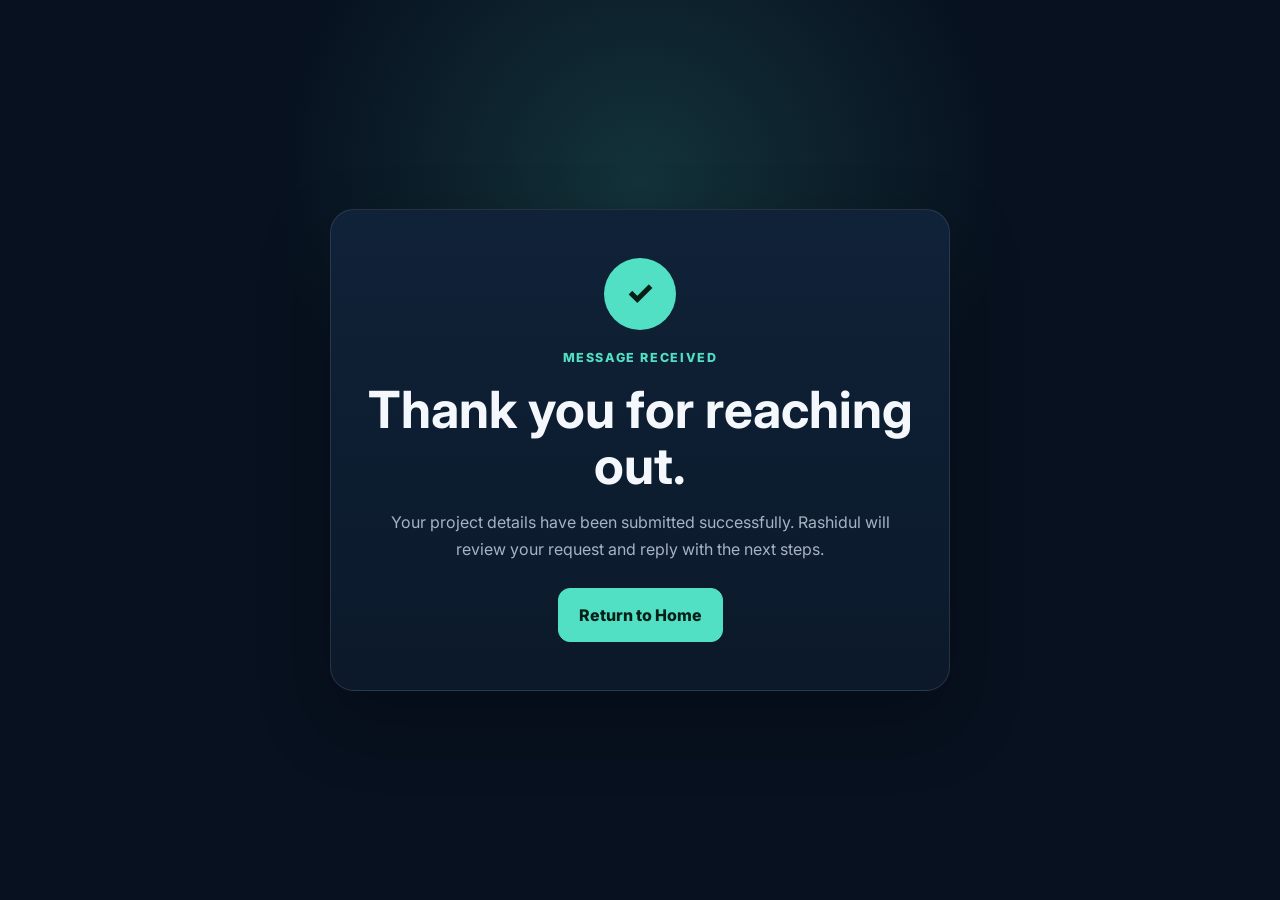
<file: success.html>
<!DOCTYPE html><html lang="en"><head><meta charset="UTF-8"><meta name="viewport" content="width=device-width,initial-scale=1"><meta name="robots" content="noindex"><title>Thank You | LeadGen Grow</title><link rel="preconnect" href="https://fonts.googleapis.com"><link rel="preconnect" href="https://fonts.gstatic.com" crossorigin><link href="https://fonts.googleapis.com/css2?family=Inter:wght@400;600;700;800&display=swap" rel="stylesheet"><link rel="icon" href="assets/favicon.svg" type="image/svg+xml"><link rel="stylesheet" href="styles.css"></head><body><main class="success-page"><section class="success-card"><div class="success-icon">✓</div><p class="eyebrow">MESSAGE RECEIVED</p><h1>Thank you for reaching out.</h1><p>Your project details have been submitted successfully. Rashidul will review your request and reply with the next steps.</p><a class="btn primary" href="index.html">Return to Home</a></section></main></body></html>
</file>
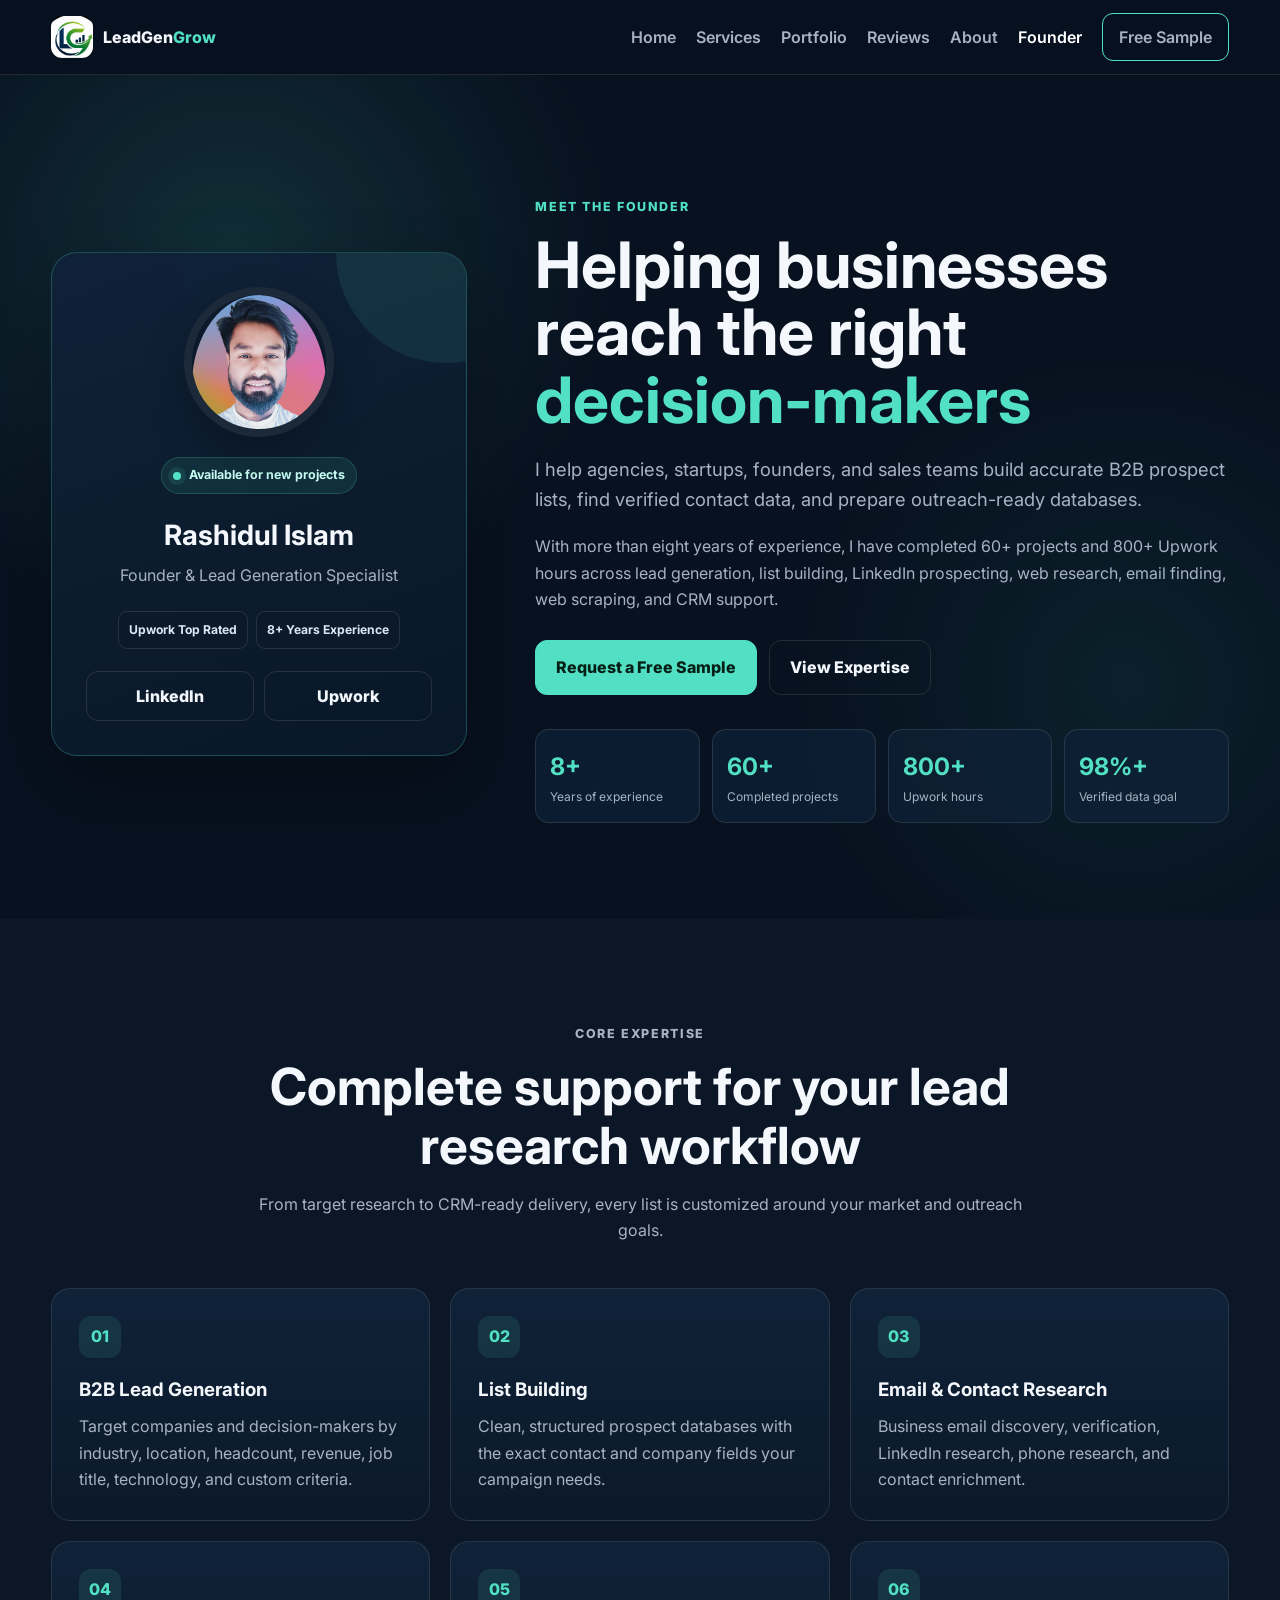
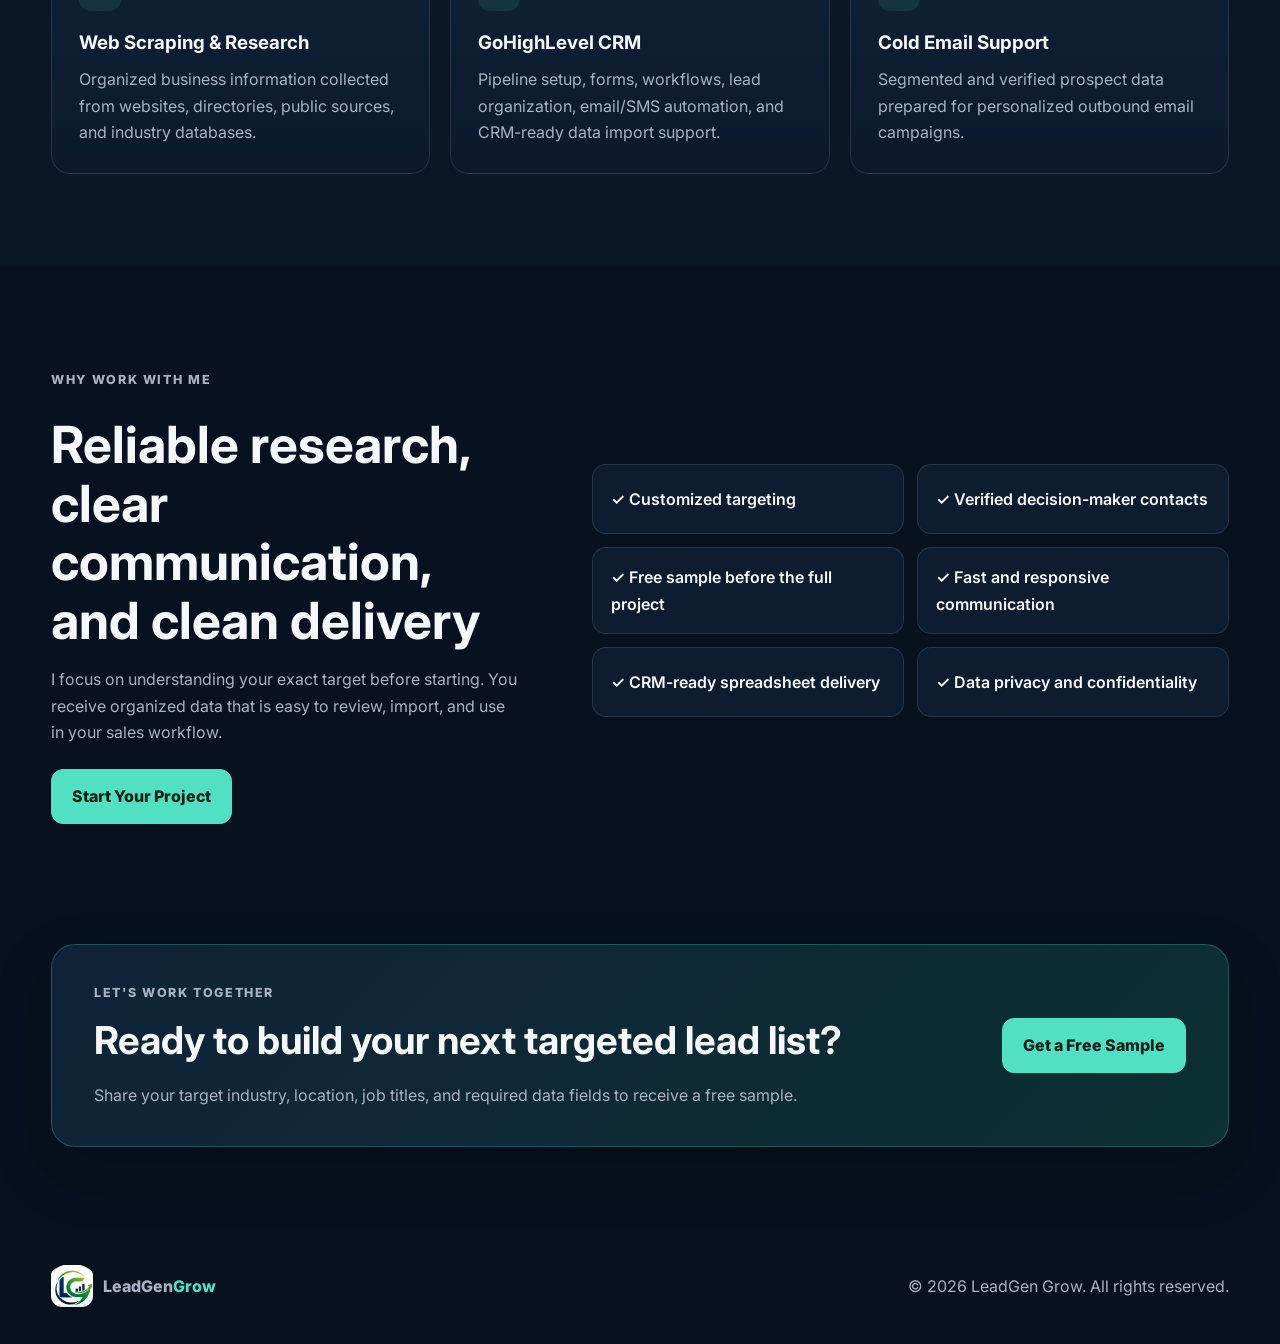
<file: team.html>
<!DOCTYPE html>
<html lang="en">
<head>
  <meta charset="UTF-8">
  <meta name="viewport" content="width=device-width, initial-scale=1.0">
  <meta name="description" content="Meet Rashidul Islam, founder of LeadGen Grow and an experienced B2B lead generation specialist.">
  <title>Meet the Founder | LeadGen Grow</title>
  <link rel="preconnect" href="https://fonts.googleapis.com">
  <link rel="preconnect" href="https://fonts.gstatic.com" crossorigin>
  <link href="https://fonts.googleapis.com/css2?family=Inter:wght@400;500;600;700;800&display=swap" rel="stylesheet">
  <meta name="theme-color" content="#07111f">
  <link rel="icon" href="assets/favicon.svg" type="image/svg+xml">
  <link rel="stylesheet" href="styles.css">
</head>
<body>
  <div class="scroll-progress"><span></span></div>
  <header class="header">
    <div class="container nav-wrap">
      <a class="logo" href="index.html#home"><img src="assets/leadgengrow-logo-icon.png" alt="LeadGen Grow"><span>LeadGen<em>Grow</em></span></a>
      <button class="menu-btn" aria-label="Open menu" aria-expanded="false">☰</button>
      <nav class="nav">
        <a href="index.html#home">Home</a><a href="index.html#services">Services</a><a href="index.html#portfolio">Portfolio</a><a href="index.html#testimonials">Reviews</a><a href="index.html#about">About</a><a class="active" href="team.html">Founder</a><a class="nav-cta" href="index.html#contact">Free Sample</a>
      </nav>
    </div>
  </header>

  <main>
    <section class="founder-hero">
      <div class="container founder-hero-grid">
        <div class="founder-profile-card">
          <div class="founder-avatar"><img src="assets/rashidul-photo.png" alt="Rashidul Islam, Founder of LeadGen Grow"></div>
          <div class="founder-status"><span></span> Available for new projects</div>
          <h2>Rashidul Islam</h2>
          <p>Founder & Lead Generation Specialist</p>
          <div class="founder-badges"><span>Upwork Top Rated</span><span>8+ Years Experience</span></div>
          <div class="founder-socials">
            <a class="btn secondary" href="https://www.linkedin.com/in/rashidul-islam-53216623a/" target="_blank" rel="noopener">LinkedIn</a>
            <a class="btn secondary" href="https://upwork.com/freelancers/leadgeneratorpro/" target="_blank" rel="noopener">Upwork</a>
          </div>
        </div>

        <div class="founder-copy">
          <p class="eyebrow">MEET THE FOUNDER</p>
          <h1>Helping businesses reach the right <span>decision-makers</span></h1>
          <p class="lead">I help agencies, startups, founders, and sales teams build accurate B2B prospect lists, find verified contact data, and prepare outreach-ready databases.</p>
          <p>With more than eight years of experience, I have completed 60+ projects and 800+ Upwork hours across lead generation, list building, LinkedIn prospecting, web research, email finding, web scraping, and CRM support.</p>
          <div class="founder-actions"><a class="btn primary" href="index.html#contact">Request a Free Sample</a><a class="btn secondary" href="#expertise">View Expertise</a></div>
          <div class="founder-stats">
            <div><strong>8+</strong><span>Years of experience</span></div>
            <div><strong>60+</strong><span>Completed projects</span></div>
            <div><strong>800+</strong><span>Upwork hours</span></div>
            <div><strong>98%+</strong><span>Verified data goal</span></div>
          </div>
        </div>
      </div>
    </section>

    <section class="section alt" id="expertise">
      <div class="container">
        <div class="section-heading"><p class="eyebrow">CORE EXPERTISE</p><h2>Complete support for your lead research workflow</h2><p>From target research to CRM-ready delivery, every list is customized around your market and outreach goals.</p></div>
        <div class="founder-expertise-grid">
          <article><span>01</span><h3>B2B Lead Generation</h3><p>Target companies and decision-makers by industry, location, headcount, revenue, job title, technology, and custom criteria.</p></article>
          <article><span>02</span><h3>List Building</h3><p>Clean, structured prospect databases with the exact contact and company fields your campaign needs.</p></article>
          <article><span>03</span><h3>Email & Contact Research</h3><p>Business email discovery, verification, LinkedIn research, phone research, and contact enrichment.</p></article>
          <article><span>04</span><h3>Web Scraping & Research</h3><p>Organized business information collected from websites, directories, public sources, and industry databases.</p></article>
          <article><span>05</span><h3>GoHighLevel CRM</h3><p>Pipeline setup, forms, workflows, lead organization, email/SMS automation, and CRM-ready data import support.</p></article>
          <article><span>06</span><h3>Cold Email Support</h3><p>Segmented and verified prospect data prepared for personalized outbound email campaigns.</p></article>
        </div>
      </div>
    </section>

    <section class="section founder-values">
      <div class="container founder-values-grid">
        <div><p class="eyebrow">WHY WORK WITH ME</p><h2>Reliable research, clear communication, and clean delivery</h2><p>I focus on understanding your exact target before starting. You receive organized data that is easy to review, import, and use in your sales workflow.</p><a class="btn primary" href="index.html#contact">Start Your Project</a></div>
        <div class="founder-checks"><span>✓ Customized targeting</span><span>✓ Verified decision-maker contacts</span><span>✓ Free sample before the full project</span><span>✓ Fast and responsive communication</span><span>✓ CRM-ready spreadsheet delivery</span><span>✓ Data privacy and confidentiality</span></div>
      </div>
    </section>

    <section class="founder-cta">
      <div class="container founder-cta-inner"><div><p class="eyebrow">LET'S WORK TOGETHER</p><h2>Ready to build your next targeted lead list?</h2><p>Share your target industry, location, job titles, and required data fields to receive a free sample.</p></div><a class="btn primary" href="index.html#contact">Get a Free Sample</a></div>
    </section>
  </main>

  <footer><div class="container footer-row"><a class="logo" href="index.html#home"><img src="assets/leadgengrow-logo-icon.png" alt=""><span>LeadGen<em>Grow</em></span></a><p>© 2026 LeadGen Grow. All rights reserved.</p></div></footer>
  <button class="back-top" aria-label="Back to top">↑</button>
  <script src="script.js"></script>
</body>
</html>
</file>
<file: styles.css>
:root{--bg:#07111f;--bg2:#0b1727;--card:#102238;--text:#f4f7fb;--muted:#a7b3c4;--accent:#52e0c4;--accent2:#2ba98f;--border:rgba(255,255,255,.11)}*{box-sizing:border-box}html{scroll-behavior:smooth}body{margin:0;font-family:Inter,Arial,sans-serif;background:var(--bg);color:var(--text);line-height:1.65}a{color:inherit;text-decoration:none}img{max-width:100%;display:block}.container{width:min(1180px,92%);margin:auto}.scroll-progress{position:fixed;top:0;left:0;right:0;height:3px;z-index:1000}.scroll-progress span{display:block;height:100%;width:0;background:var(--accent)}.header{position:sticky;top:0;z-index:999;background:rgba(7,17,31,.88);backdrop-filter:blur(16px);border-bottom:1px solid var(--border)}.nav-wrap{min-height:74px;display:flex;align-items:center;justify-content:space-between}.logo{display:flex;align-items:center;gap:10px;font-weight:800}.logo img{width:42px;height:42px;border-radius:11px}.logo em{font-style:normal;color:var(--accent)}.nav{display:flex;align-items:center;gap:24px}.nav a{color:var(--muted);font-weight:600}.nav a:hover,.nav a.active{color:#fff}.nav-cta{padding:10px 16px;border:1px solid var(--accent);border-radius:11px}.menu-btn{display:none;background:none;border:0;color:#fff;font-size:1.6rem}.hero{padding:110px 0 90px;background:radial-gradient(circle at 82% 20%,rgba(82,224,196,.14),transparent 32%)}.hero-grid{display:grid;grid-template-columns:1.15fr .85fr;gap:60px;align-items:center}.eyebrow{color:var(--accent);font-size:.78rem;letter-spacing:.13em;font-weight:800}.hero h1{font-size:clamp(2.8rem,6vw,5.25rem);line-height:1.03;margin:.5rem 0 1.2rem}.hero h1 span{color:var(--accent)}.lead{font-size:1.12rem;color:var(--muted);max-width:700px}.actions{display:flex;gap:14px;flex-wrap:wrap;margin:28px 0}.btn{display:inline-flex;justify-content:center;align-items:center;padding:13px 20px;border-radius:12px;font-weight:800;border:1px solid var(--border);cursor:pointer}.primary{background:var(--accent);color:#062018;border-color:var(--accent)}.secondary{background:transparent}.stats{display:grid;grid-template-columns:repeat(3,1fr);gap:18px;margin-top:34px}.stats div{border-top:1px solid var(--border);padding-top:15px}.stats strong{display:block;font-size:1.45rem}.stats small{color:var(--muted)}.hero-card,.services article,.project,.testimonial-grid blockquote,.video-card,.process article,form{background:linear-gradient(180deg,#102238,#0b192a);border:1px solid var(--border);border-radius:20px;box-shadow:0 24px 55px rgba(0,0,0,.18)}.hero-card{padding:26px}.card-head,.data-row{display:flex;justify-content:space-between;gap:20px}.card-head{padding-bottom:16px}.card-head span{color:var(--accent)}.data-row{padding:13px 0;border-top:1px solid var(--border)}.data-row span{color:var(--muted)}.bars{height:120px;display:flex;gap:10px;align-items:flex-end;margin-top:24px}.bars i{flex:1;background:linear-gradient(var(--accent),var(--accent2));border-radius:5px 5px 0 0}.bars i:nth-child(1){height:30%}.bars i:nth-child(2){height:46%}.bars i:nth-child(3){height:40%}.bars i:nth-child(4){height:63%}.bars i:nth-child(5){height:78%}.bars i:nth-child(6){height:94%}.section{padding:92px 0}.alt{background:var(--bg2)}.section-heading{text-align:center;max-width:780px;margin:0 auto 44px}.section-heading h2,.about-grid h2,.contact h2{font-size:clamp(2rem,4vw,3.2rem);line-height:1.15;margin:.45rem 0}.section-heading p,.services p,.project p,.process p,.about-grid p,.contact p{color:var(--muted)}.grid{display:grid;gap:20px}.services{grid-template-columns:repeat(3,1fr)}.services article{padding:25px}.services article>span{color:var(--accent);font-weight:800}.services h3{margin:.45rem 0}.portfolio-grid{display:grid;grid-template-columns:repeat(2,1fr);gap:24px}.project{overflow:hidden}.project img{aspect-ratio:16/9;object-fit:cover;border-bottom:1px solid var(--border)}.project>div{padding:24px}.project>div>span{color:var(--accent);font-weight:700;font-size:.82rem}.project h3{margin:.35rem 0 .6rem}.project ul{color:var(--muted);padding-left:19px}.testimonial-grid{display:grid;grid-template-columns:1fr 1fr;gap:22px}.testimonial-grid blockquote{margin:0;padding:28px}.stars{color:#ff8a34;font-weight:800}.stars span{color:#fff}.testimonial-grid p{font-size:1.06rem}.testimonial-grid cite{color:var(--muted);font-style:normal}.video-card{margin-top:24px;padding:26px;display:grid;grid-template-columns:.7fr 1.3fr;gap:26px;align-items:center}.video-card h3{font-size:1.8rem;margin:.2rem 0}.video-wrap{position:relative;padding-top:56.25%;overflow:hidden;border-radius:15px}.video-wrap iframe,.video-wrap video{position:absolute;inset:0;width:100%;height:100%;border:0}.video-wrap video{background:#000;object-fit:contain}.about-grid{display:grid;grid-template-columns:.8fr 1.2fr;gap:70px}.checks{display:grid;grid-template-columns:1fr 1fr;gap:12px;margin-top:24px}.checks span{padding:13px;border:1px solid var(--border);border-radius:11px;background:#0d1c2e}.process{grid-template-columns:repeat(3,1fr)}.process article{padding:25px}.process b{display:grid;place-items:center;width:42px;height:42px;border-radius:50%;background:var(--accent);color:#062018}.contact{padding:92px 0;background:linear-gradient(135deg,#0b1728,#0d2a32)}.contact-grid{display:grid;grid-template-columns:1fr 1fr;gap:52px}.contact-links{display:grid;grid-template-columns:repeat(2,1fr);gap:12px;margin-top:26px}.contact-links a{padding:13px 15px;border-radius:12px;background:#102238;border:1px solid var(--border);font-weight:700}.contact-links a:hover{border-color:var(--accent)}form{padding:26px;display:grid;gap:15px}form label{display:grid;gap:7px;font-weight:600}input,textarea{width:100%;background:#07111f;border:1px solid var(--border);border-radius:10px;padding:13px;color:#fff;font:inherit}.hidden{position:absolute;left:-9999px}.footer-row{display:flex;align-items:center;justify-content:space-between;padding:28px 0;color:var(--muted)}.back-top{position:fixed;right:22px;bottom:22px;width:44px;height:44px;border-radius:50%;border:1px solid var(--border);background:var(--card);color:#fff;opacity:0;pointer-events:none}.back-top.show{opacity:1;pointer-events:auto}.services article,.project,.process article,.testimonial-grid blockquote{transition:.22s}.services article:hover,.project:hover,.process article:hover,.testimonial-grid blockquote:hover{transform:translateY(-5px);border-color:rgba(82,224,196,.5)}section[id]{scroll-margin-top:82px}@media(max-width:900px){.hero-grid,.about-grid,.contact-grid,.video-card{grid-template-columns:1fr}.services,.process{grid-template-columns:1fr 1fr}.menu-btn{display:block}.nav{display:none;position:absolute;top:74px;left:4%;right:4%;background:#0b192a;border:1px solid var(--border);padding:18px;border-radius:14px;flex-direction:column}.nav.open{display:flex}.portfolio-grid,.testimonial-grid{grid-template-columns:1fr}}@media(max-width:620px){.services,.process,.stats,.checks,.contact-links{grid-template-columns:1fr}.hero{padding-top:82px}.section,.contact{padding:72px 0}.footer-row{flex-direction:column;gap:12px;text-align:center}.actions .btn{width:100%}}

/* Final layout refinements */
body{overflow-x:hidden}
.nav-wrap{gap:28px}.nav{gap:20px;white-space:nowrap}.hero-card{min-width:0}.card-head b,.data-row b{text-align:right}.data-row span{min-width:120px}.bars{height:112px}
.about-intro{max-width:780px;margin:0 auto 38px;text-align:center}.about-copy{display:grid;grid-template-columns:repeat(3,minmax(0,1fr));gap:34px}.about-copy p{margin:0}.about-checks{margin-top:46px}.about-checks span{min-height:58px;display:flex;align-items:center;padding:15px 16px;font-weight:600}
.contact-links a{display:flex;align-items:center;gap:14px;min-height:74px;padding:13px 16px;color:#fff;border:1px solid rgba(255,255,255,.18);box-shadow:inset 0 1px 0 rgba(255,255,255,.08)}.contact-links a:hover{border-color:rgba(255,255,255,.45);transform:translateY(-2px)}.contact-links strong,.contact-links small{display:block;line-height:1.25}.contact-links strong{font-size:1.05rem}.contact-links small{margin-top:4px;font-size:.78rem;color:rgba(255,255,255,.9);font-weight:500}.contact-icon{display:grid;place-items:center;flex:0 0 42px;width:42px;height:42px;border-radius:11px;background:rgba(255,255,255,.17);font-size:1.35rem;font-weight:800}.contact-ln,.contact-up{font-family:Arial,sans-serif}.contact-email{background:linear-gradient(135deg,#ef493e,#c92920)!important}.contact-whatsapp{background:linear-gradient(135deg,#26c967,#12964a)!important}.contact-linkedin{background:linear-gradient(135deg,#1875d1,#0d579e)!important}.contact-upwork{background:linear-gradient(135deg,#22bd13,#0b8500)!important}
@media(max-width:1120px){.menu-btn{display:block}.nav{display:none;position:absolute;top:74px;left:4%;right:4%;background:#0b192a;border:1px solid var(--border);padding:18px;border-radius:14px;flex-direction:column;white-space:normal}.nav.open{display:flex}.about-copy{grid-template-columns:1fr 1fr}.about-copy p:last-child{grid-column:1/-1}}
@media(max-width:760px){.about-copy{grid-template-columns:1fr}.about-copy p:last-child{grid-column:auto}.data-row{gap:12px}.data-row span{min-width:0}.hero-card{padding:20px}.contact-links{grid-template-columns:1fr}.about-checks{grid-template-columns:1fr}}

/* Premium founder page */
.founder-hero{padding:110px 0 96px;background:radial-gradient(circle at 18% 22%,rgba(82,224,196,.14),transparent 31%),radial-gradient(circle at 88% 72%,rgba(43,169,143,.1),transparent 26%)}
.founder-hero-grid{display:grid;grid-template-columns:.75fr 1.25fr;gap:68px;align-items:center}
.founder-profile-card{position:relative;padding:34px;background:linear-gradient(160deg,rgba(16,34,56,.98),rgba(9,24,40,.98));border:1px solid rgba(82,224,196,.25);border-radius:26px;text-align:center;box-shadow:0 30px 70px rgba(0,0,0,.28);overflow:hidden}
.founder-profile-card:before{content:"";position:absolute;width:220px;height:220px;border-radius:50%;background:rgba(82,224,196,.09);top:-110px;right:-90px}
.founder-avatar{position:relative;width:150px;height:150px;margin:0 auto 20px;border-radius:50%;display:grid;place-items:center;background:linear-gradient(135deg,var(--accent),var(--accent2));color:#062018;font-size:3.2rem;font-weight:800;border:8px solid rgba(255,255,255,.07);box-shadow:0 20px 40px rgba(0,0,0,.25)}
.founder-status{display:inline-flex;align-items:center;gap:8px;padding:7px 11px;border-radius:999px;background:rgba(82,224,196,.09);border:1px solid rgba(82,224,196,.2);color:#c8fff4;font-size:.78rem;font-weight:700}.founder-status span{width:8px;height:8px;border-radius:50%;background:var(--accent);box-shadow:0 0 0 5px rgba(82,224,196,.1)}
.founder-profile-card h2{margin:18px 0 4px;font-size:1.75rem}.founder-profile-card>p{margin:0;color:var(--muted)}
.founder-badges{display:flex;justify-content:center;gap:8px;flex-wrap:wrap;margin:22px 0}.founder-badges span{padding:8px 10px;border:1px solid var(--border);border-radius:9px;background:#0b192a;color:#dce7f4;font-size:.76rem;font-weight:700}
.founder-socials{display:grid;grid-template-columns:1fr 1fr;gap:10px}.founder-socials .btn{padding:11px}
.founder-copy h1{font-size:clamp(2.5rem,5vw,4.65rem);line-height:1.06;margin:.45rem 0 1.25rem}.founder-copy h1 span{color:var(--accent)}.founder-copy>p:not(.eyebrow){color:var(--muted);max-width:780px}.founder-copy .lead{font-size:1.15rem;color:#d9e4f1}
.founder-actions{display:flex;gap:12px;flex-wrap:wrap;margin:28px 0 34px}
.founder-stats{display:grid;grid-template-columns:repeat(4,1fr);gap:12px}.founder-stats div{padding:17px 14px;background:rgba(16,34,56,.72);border:1px solid var(--border);border-radius:14px}.founder-stats strong{display:block;color:var(--accent);font-size:1.5rem}.founder-stats span{display:block;color:var(--muted);font-size:.75rem;line-height:1.35;margin-top:3px}
.founder-expertise-grid{display:grid;grid-template-columns:repeat(3,1fr);gap:20px}.founder-expertise-grid article{padding:27px;background:linear-gradient(180deg,#102238,#0b192a);border:1px solid var(--border);border-radius:19px;transition:.22s}.founder-expertise-grid article:hover{transform:translateY(-5px);border-color:rgba(82,224,196,.5)}.founder-expertise-grid article>span{display:grid;place-items:center;width:42px;height:42px;border-radius:12px;background:rgba(82,224,196,.1);color:var(--accent);font-weight:800}.founder-expertise-grid h3{margin:17px 0 8px}.founder-expertise-grid p{margin:0;color:var(--muted)}
.founder-values-grid{display:grid;grid-template-columns:.85fr 1.15fr;gap:70px;align-items:center}.founder-values h2{font-size:clamp(2rem,4vw,3.2rem);line-height:1.15;margin:.45rem 0 1rem}.founder-values p{color:var(--muted);margin-bottom:24px}.founder-checks{display:grid;grid-template-columns:1fr 1fr;gap:13px}.founder-checks span{min-height:70px;display:flex;align-items:center;padding:16px 18px;border:1px solid var(--border);border-radius:14px;background:#0d1c2e;font-weight:600}
.founder-cta{padding:28px 0 82px}.founder-cta-inner{display:flex;align-items:center;justify-content:space-between;gap:35px;padding:38px 42px;border:1px solid rgba(82,224,196,.25);border-radius:24px;background:linear-gradient(135deg,#102238,#0c3033);box-shadow:0 25px 60px rgba(0,0,0,.2)}.founder-cta h2{font-size:clamp(1.8rem,3vw,2.65rem);margin:.35rem 0 .6rem}.founder-cta p{margin:0;color:var(--muted)}.founder-cta .btn{flex:0 0 auto}
@media(max-width:980px){.founder-hero-grid,.founder-values-grid{grid-template-columns:1fr}.founder-profile-card{max-width:520px;margin:auto}.founder-expertise-grid{grid-template-columns:1fr 1fr}.founder-stats{grid-template-columns:1fr 1fr}}
@media(max-width:650px){.founder-hero{padding:78px 0 70px}.founder-expertise-grid,.founder-checks,.founder-socials{grid-template-columns:1fr}.founder-stats{grid-template-columns:1fr 1fr}.founder-cta-inner{padding:28px 22px;align-items:flex-start;flex-direction:column}.founder-cta .btn{width:100%}.founder-actions .btn{width:100%}}

/* Founder photo and final deploy assets */
.hero .eyebrow{font-size:1rem;letter-spacing:.14em}
.founder-avatar{overflow:hidden;padding:0;background:#0b192a}
.founder-avatar img{width:100%;height:100%;object-fit:cover;object-position:center 18%;border-radius:50%}
.testimonial-placeholder{padding-top:0;min-height:280px;display:grid;place-items:center;background:linear-gradient(135deg,#102238,#0c3033);border:1px solid var(--border)}
.testimonial-placeholder>div{text-align:center}.testimonial-placeholder strong,.testimonial-placeholder span{display:block}.testimonial-placeholder strong{font-size:1.45rem}.testimonial-placeholder span{color:var(--muted);margin-top:6px}

/* Thank-you page */
.success-page{min-height:100vh;display:grid;place-items:center;padding:32px;background:radial-gradient(circle at 50% 20%,rgba(82,224,196,.16),transparent 38%),var(--bg)}
.success-card{width:min(620px,100%);padding:48px 36px;text-align:center;background:linear-gradient(180deg,#102238,#0b192a);border:1px solid var(--border);border-radius:24px;box-shadow:0 30px 70px rgba(0,0,0,.28)}
.success-icon{width:72px;height:72px;margin:0 auto 18px;display:grid;place-items:center;border-radius:50%;background:var(--accent);color:#062018;font-size:2rem;font-weight:800}
.success-card h1{font-size:clamp(2rem,5vw,3.2rem);line-height:1.1;margin:.5rem 0 1rem}
.success-card>p:not(.eyebrow){color:var(--muted);margin:0 auto 26px;max-width:520px}


/* Contact form matched to supplied reference */
.contact form{padding:26px;border-radius:20px;background:#14273d;border:1px solid rgba(255,255,255,.12);box-shadow:none;align-self:start}
.contact form label{gap:9px;color:#fff;font-size:.96rem;font-weight:800}
.contact form input,.contact form textarea{background:#061426;border:1px solid transparent;border-radius:11px;padding:14px 15px;color:#fff;outline:none;transition:border-color .2s,box-shadow .2s}
.contact form input{min-height:49px}
.contact form textarea{min-height:140px;resize:vertical}
.contact form input::placeholder,.contact form textarea::placeholder{color:#8d98a8;opacity:1}
.contact form input:focus,.contact form textarea:focus{border-color:var(--accent);box-shadow:0 0 0 2px rgba(82,224,196,.08)}
.contact form .btn{width:100%;min-height:45px;margin-top:7px;border-radius:11px;font-size:.95rem}
@media(max-width:620px){.contact form{padding:22px 18px}}
</file>
